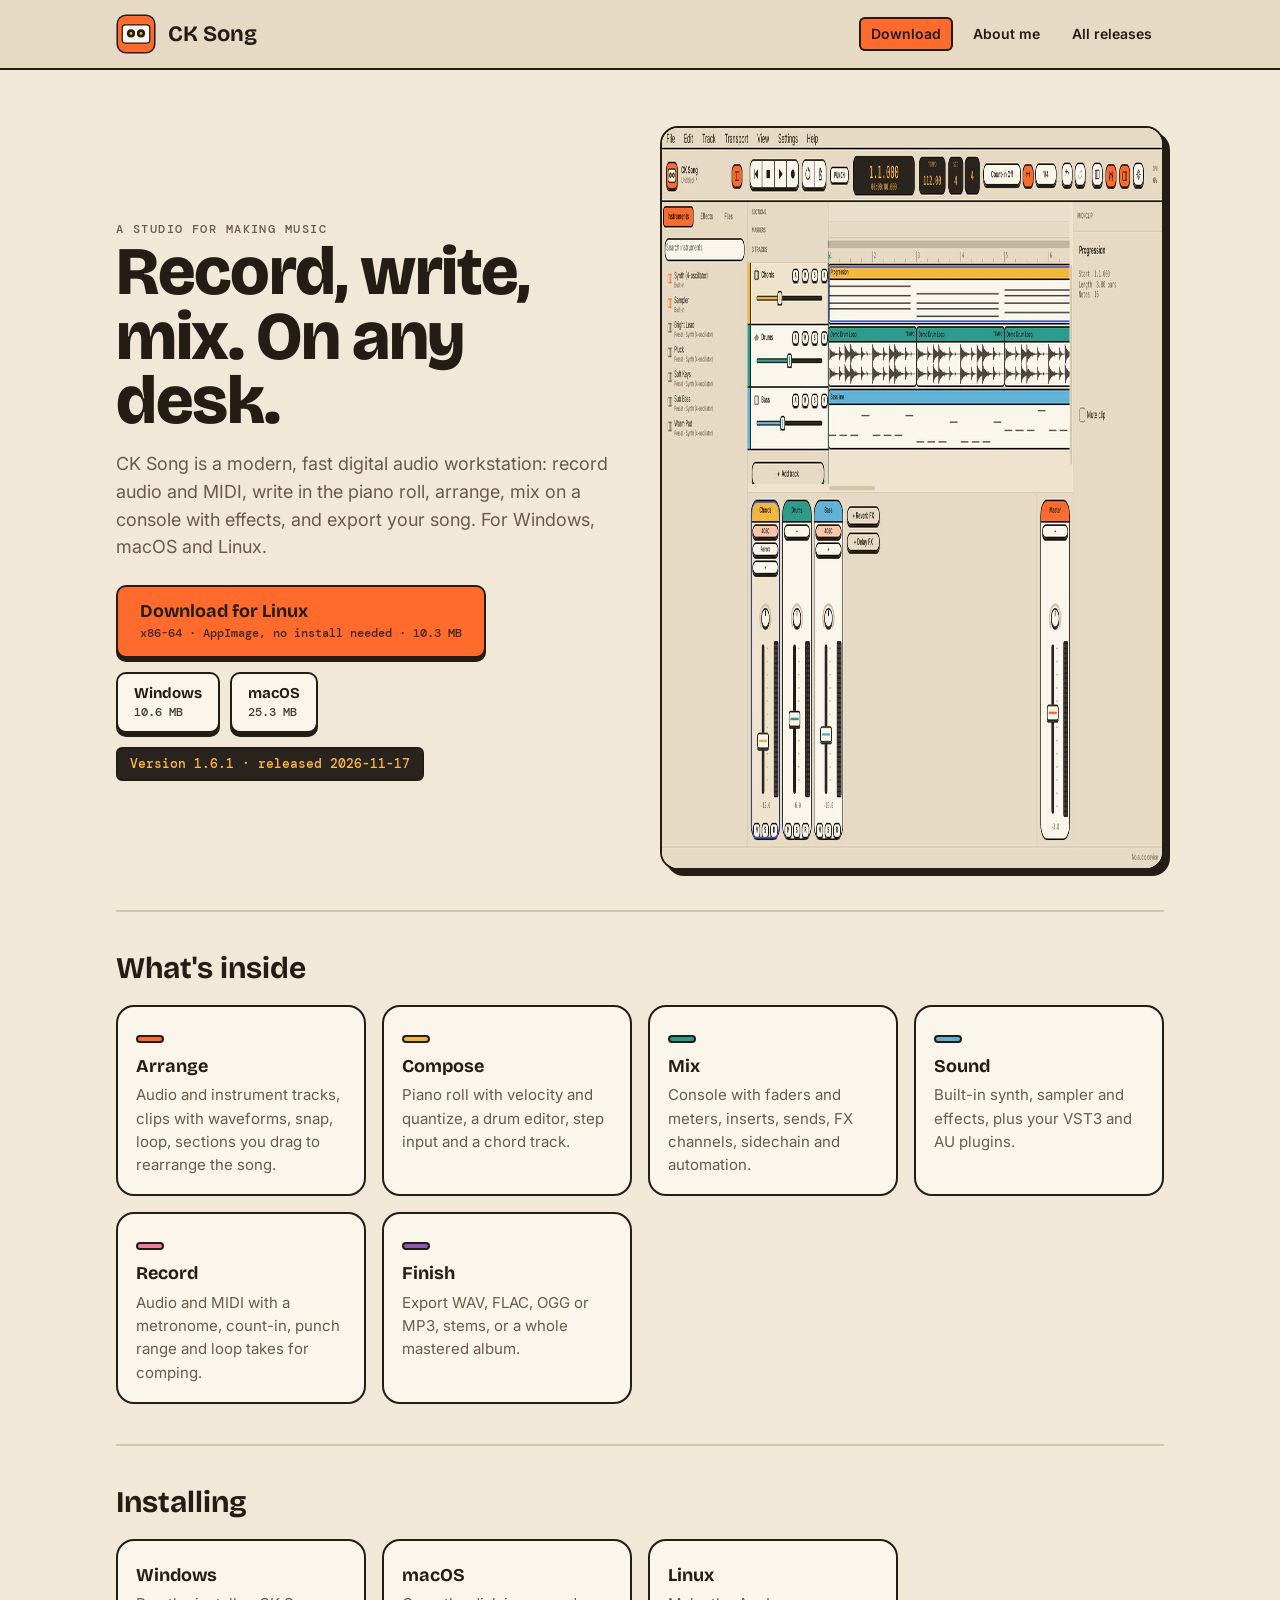
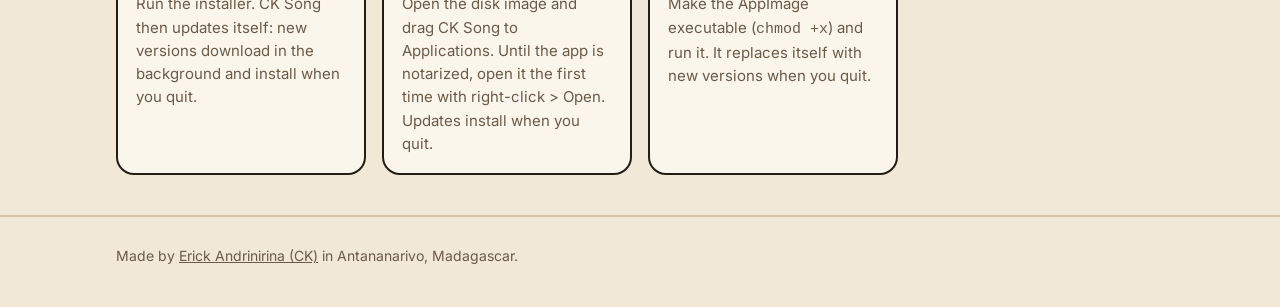
<file: index.html>
<!doctype html>
<html lang="en">
<head>
<title>CK Song · Download</title>
<meta name="description" content="CK Song is a modern, fast studio for making music: record, compose, arrange, mix and export on Windows, macOS and Linux.">
<meta charset="utf-8"><meta name="viewport" content="width=device-width, initial-scale=1"><link rel="preconnect" href="https://fonts.googleapis.com"><link rel="stylesheet" href="https://fonts.googleapis.com/css2?family=Bricolage+Grotesque:opsz,wght@12..96,700..800&family=DM+Mono:wght@500&family=Inter:wght@400;600&display=swap"><link rel="stylesheet" href="site.css"><link rel="icon" href="data:image/svg+xml,%3Csvg%20viewBox%3D%220%200%20256%20256%22%20xmlns%3D%22http%3A//www.w3.org/2000/svg%22%3E%3Crect%20x%3D%228%22%20y%3D%228%22%20width%3D%22240%22%20height%3D%22240%22%20rx%3D%2256%22%20fill%3D%22%23ff6b2c%22%20stroke%3D%22%23241d16%22%20stroke-width%3D%2210%22/%3E%3Crect%20x%3D%2240%22%20y%3D%2270%22%20width%3D%22176%22%20height%3D%22116%22%20rx%3D%2220%22%20fill%3D%22%23fbf6ec%22%20stroke%3D%22%23241d16%22%20stroke-width%3D%228%22/%3E%3Ccircle%20cx%3D%2296%22%20cy%3D%22124%22%20r%3D%2226%22%20fill%3D%22%23241d16%22/%3E%3Ccircle%20cx%3D%22160%22%20cy%3D%22124%22%20r%3D%2226%22%20fill%3D%22%23241d16%22/%3E%3Ccircle%20cx%3D%2296%22%20cy%3D%22124%22%20r%3D%229%22%20fill%3D%22%23f4b73a%22/%3E%3Ccircle%20cx%3D%22160%22%20cy%3D%22124%22%20r%3D%229%22%20fill%3D%22%23f4b73a%22/%3E%3C/svg%3E">
<script type="module" src="download.js"></script>
</head>
<body>
<header class="top"><div class="wrap">
  <a class="brand" href="./"><svg viewBox="0 0 256 256" aria-hidden="true"><rect x="8" y="8" width="240" height="240" rx="56" fill="#ff6b2c" stroke="#241d16" stroke-width="10"/><rect x="40" y="70" width="176" height="116" rx="20" fill="#fbf6ec" stroke="#241d16" stroke-width="8"/><circle cx="96" cy="124" r="26" fill="#241d16"/><circle cx="160" cy="124" r="26" fill="#241d16"/><circle cx="96" cy="124" r="9" fill="#f4b73a"/><circle cx="160" cy="124" r="9" fill="#f4b73a"/></svg> CK Song</a>
  <nav class="nav"><a href="./" aria-current="page">Download</a><a href="about.html">About me</a><a href="https://github.com/ckandrinirina/ck-song-releases/releases">All releases</a></nav>
</div></header>

<main class="wrap">
  <section class="hero">
    <div>
      <span class="label">A studio for making music</span>
      <h1>Record, write, mix. On any desk.</h1>
      <p>CK Song is a modern, fast digital audio workstation: record audio and MIDI, write in the piano roll, arrange, mix on a console with effects, and export your song. For Windows, macOS and Linux.</p>
      <div class="downloads">
        <a class="key key--primary" id="download-primary" href="https://github.com/ckandrinirina/ck-song-releases/releases/latest" hidden><span data-label>Download</span><small data-meta></small></a>
        <div class="others" id="download-others">
          <a class="key key--small" href="https://github.com/ckandrinirina/ck-song-releases/releases/latest"><span>Latest release</span><small>Windows · macOS · Linux</small></a>
        </div>
        <span class="lcd" id="download-version">Looking up the latest version…</span>
      </div>
    </div>
    <figure class="shot" style="margin:0">
      <img class="light" src="screenshot-daylight.jpg" width="1200" height="740" alt="CK Song in its Daylight theme: transport, tracks with tape-label clips, and the mixer">
      <img class="dark" src="screenshot-studio-night.jpg" width="1200" height="740" alt="CK Song in its Studio Night theme">
    </figure>
  </section>

  <section class="section">
    <h2>What's inside</h2>
    <div class="grid">
      <div class="card"><span class="tab" style="background:var(--orange)"></span><h3>Arrange</h3><p>Audio and instrument tracks, clips with waveforms, snap, loop, sections you drag to rearrange the song.</p></div>
      <div class="card"><span class="tab" style="background:var(--mustard)"></span><h3>Compose</h3><p>Piano roll with velocity and quantize, a drum editor, step input and a chord track.</p></div>
      <div class="card"><span class="tab" style="background:var(--teal)"></span><h3>Mix</h3><p>Console with faders and meters, inserts, sends, FX channels, sidechain and automation.</p></div>
      <div class="card"><span class="tab" style="background:#5fb3d9"></span><h3>Sound</h3><p>Built-in synth, sampler and effects, plus your VST3 and AU plugins.</p></div>
      <div class="card"><span class="tab" style="background:#f07fa6"></span><h3>Record</h3><p>Audio and MIDI with a metronome, count-in, punch range and loop takes for comping.</p></div>
      <div class="card"><span class="tab" style="background:#8e5bb5"></span><h3>Finish</h3><p>Export WAV, FLAC, OGG or MP3, stems, or a whole mastered album.</p></div>
    </div>
  </section>

  <section class="section">
    <h2>Installing</h2>
    <div class="grid">
      <div class="card"><h3>Windows</h3><p>Run the installer. CK Song then updates itself: new versions download in the background and install when you quit.</p></div>
      <div class="card"><h3>macOS</h3><p>Open the disk image and drag CK Song to Applications. Until the app is notarized, open it the first time with right-click &gt; Open. Updates install when you quit.</p></div>
      <div class="card"><h3>Linux</h3><p>Make the AppImage executable (<code>chmod +x</code>) and run it. It replaces itself with new versions when you quit.</p></div>
    </div>
  </section>
</main>

<footer><div class="wrap">Made by <a href="about.html">Erick Andrinirina (CK)</a> in Antananarivo, Madagascar.</div></footer>
</body>
</html>
</file>
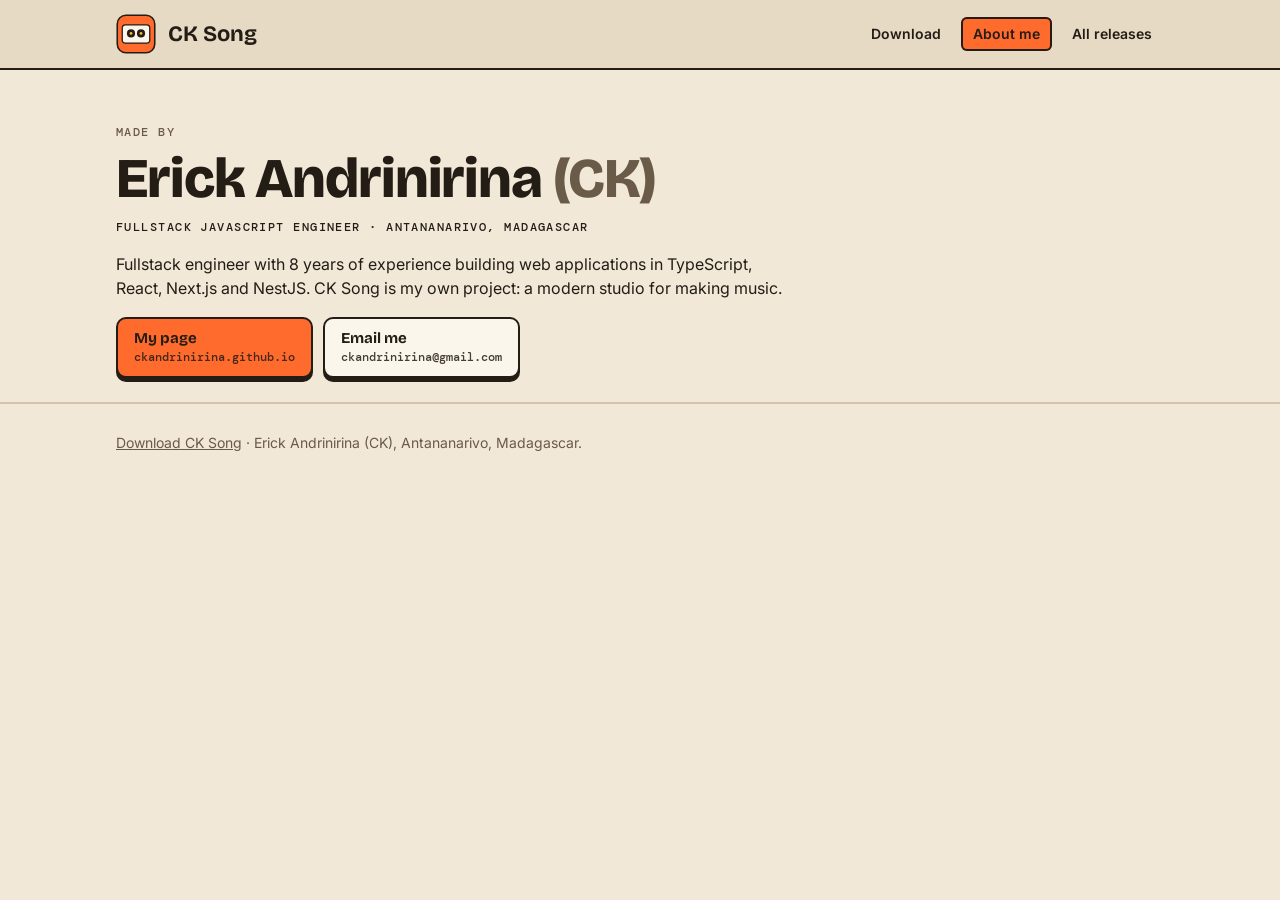
<file: about.html>
<!doctype html>
<html lang="en">
<head>
<title>CK Song · About me</title>
<meta name="description" content="Erick Andrinirina (CK), fullstack JavaScript engineer and maker of CK Song.">
<meta charset="utf-8"><meta name="viewport" content="width=device-width, initial-scale=1"><link rel="preconnect" href="https://fonts.googleapis.com"><link rel="stylesheet" href="https://fonts.googleapis.com/css2?family=Bricolage+Grotesque:opsz,wght@12..96,700..800&family=DM+Mono:wght@500&family=Inter:wght@400;600&display=swap"><link rel="stylesheet" href="site.css"><link rel="icon" href="data:image/svg+xml,%3Csvg%20viewBox%3D%220%200%20256%20256%22%20xmlns%3D%22http%3A//www.w3.org/2000/svg%22%3E%3Crect%20x%3D%228%22%20y%3D%228%22%20width%3D%22240%22%20height%3D%22240%22%20rx%3D%2256%22%20fill%3D%22%23ff6b2c%22%20stroke%3D%22%23241d16%22%20stroke-width%3D%2210%22/%3E%3Crect%20x%3D%2240%22%20y%3D%2270%22%20width%3D%22176%22%20height%3D%22116%22%20rx%3D%2220%22%20fill%3D%22%23fbf6ec%22%20stroke%3D%22%23241d16%22%20stroke-width%3D%228%22/%3E%3Ccircle%20cx%3D%2296%22%20cy%3D%22124%22%20r%3D%2226%22%20fill%3D%22%23241d16%22/%3E%3Ccircle%20cx%3D%22160%22%20cy%3D%22124%22%20r%3D%2226%22%20fill%3D%22%23241d16%22/%3E%3Ccircle%20cx%3D%2296%22%20cy%3D%22124%22%20r%3D%229%22%20fill%3D%22%23f4b73a%22/%3E%3Ccircle%20cx%3D%22160%22%20cy%3D%22124%22%20r%3D%229%22%20fill%3D%22%23f4b73a%22/%3E%3C/svg%3E">
</head>
<body>
<header class="top"><div class="wrap">
  <a class="brand" href="./"><svg viewBox="0 0 256 256" aria-hidden="true"><rect x="8" y="8" width="240" height="240" rx="56" fill="#ff6b2c" stroke="#241d16" stroke-width="10"/><rect x="40" y="70" width="176" height="116" rx="20" fill="#fbf6ec" stroke="#241d16" stroke-width="8"/><circle cx="96" cy="124" r="26" fill="#241d16"/><circle cx="160" cy="124" r="26" fill="#241d16"/><circle cx="96" cy="124" r="9" fill="#f4b73a"/><circle cx="160" cy="124" r="9" fill="#f4b73a"/></svg> CK Song</a>
  <nav class="nav"><a href="./">Download</a><a href="about.html" aria-current="page">About me</a><a href="https://github.com/ckandrinirina/ck-song-releases/releases">All releases</a></nav>
</div></header>

<main class="wrap">
  <section class="profile" style="grid-template-columns: minmax(0, 1fr)">
    <div style="max-width: 680px">
      <span class="label">Made by</span>
      <h1>Erick Andrinirina <span style="color:var(--ink-muted)">(CK)</span></h1>
      <p class="label" style="color:var(--ink)">Fullstack JavaScript Engineer · Antananarivo, Madagascar</p>
      <p>Fullstack engineer with 8 years of experience building web applications in TypeScript, React, Next.js and NestJS. CK Song is my own project: a modern studio for making music.</p>
      <div class="contact">
        <a class="key key--small key--primary" href="https://ckandrinirina.github.io/"><span>My page</span><small>ckandrinirina.github.io</small></a>
        <a class="key key--small" href="mailto:ckandrinirina@gmail.com"><span>Email me</span><small>ckandrinirina@gmail.com</small></a>
      </div>
    </div>
  </section>
</main>

<footer><div class="wrap"><a href="./">Download CK Song</a> · Erick Andrinirina (CK), Antananarivo, Madagascar.</div></footer>
</body>
</html>
</file>
<file: site.css>
/* CK Song Analog (docs/design-system): flat colour, 2px outlines, hard offset shadows. */
:root {
  --chassis: #f1e8d8; --panel: #e6dac4; --face: #fbf6ec; --face-pressed: #efe3cd; --well: #2a241e;
  --ink: #241d16; --ink-muted: #6a5a48; --ink-on-color: #241d16; --line: #241d16; --line-soft: #d3c4aa;
  --key-shadow: #241d16; --orange: #ff6b2c; --mustard: #f4b73a; --teal: #2a9d8f; --cobalt: #3b5bdb;
  --lcd-ink: #ffb547;
  --radius-sm: 6px; --radius-md: 10px; --radius-lg: 18px;
  --font-display: "Bricolage Grotesque", Inter, system-ui, sans-serif;
  --font-sans: Inter, system-ui, -apple-system, "Segoe UI", sans-serif;
  --font-mono: "DM Mono", ui-monospace, Menlo, Consolas, monospace;
  color-scheme: light dark;
}
@media (prefers-color-scheme: dark) {
  :root {
    --chassis: #1c1814; --panel: #26211b; --face: #322b24; --face-pressed: #2a241e; --well: #110e0b;
    --ink: #f4ecdd; --ink-muted: #b9aa94; --line: #8a7a63; --line-soft: #3d352c; --key-shadow: #0b0908;
    --orange: #ff7a3d; --teal: #33ad9e; --cobalt: #6d8cff;
  }
}

* { box-sizing: border-box; }
[hidden] { display: none !important; }
html, body { margin: 0; background: var(--chassis); color: var(--ink); font: 400 16px/1.55 var(--font-sans); }
a { color: inherit; }
a:focus-visible, .key:focus-visible { outline: 3px solid var(--cobalt); outline-offset: 3px; }
img { max-width: 100%; display: block; }

.wrap { max-width: 1080px; margin: 0 auto; padding: 0 16px; }
.label { font: 500 12px/1.4 var(--font-mono); letter-spacing: .12em; text-transform: uppercase; color: var(--ink-muted); }

/* Top bar */
.top { background: var(--panel); border-bottom: 2px solid var(--line); }
.top .wrap { display: flex; align-items: center; justify-content: space-between; gap: 16px; min-height: 68px; flex-wrap: wrap; }
.brand { display: flex; align-items: center; gap: 12px; text-decoration: none; font: 700 22px/1 var(--font-display); }
.brand svg { width: 40px; height: 40px; flex: none; }
.nav { display: flex; gap: 8px; flex-wrap: wrap; }
.nav a { text-decoration: none; font-weight: 600; font-size: 14px; padding: 6px 12px; border-radius: var(--radius-sm); }
.nav a[aria-current="page"] { background: var(--orange); color: var(--ink-on-color); box-shadow: inset 0 0 0 2px var(--line); }

/* Keycaps */
.key { display: inline-flex; flex-direction: column; align-items: flex-start; gap: 2px; text-decoration: none;
  padding: 14px 22px; border: 2px solid var(--line); border-radius: var(--radius-md); background: var(--face);
  color: var(--ink); box-shadow: 0 4px 0 0 var(--key-shadow); transition: transform 60ms, box-shadow 60ms; }
.key:hover { background: var(--face-pressed); }
.key:active { transform: translateY(3px); box-shadow: 0 1px 0 0 var(--key-shadow); }
.key--primary { background: var(--orange); color: var(--ink-on-color); }
.key--primary:hover { background: var(--orange); filter: brightness(1.05); }
.key span { font: 700 18px/1.2 var(--font-display); }
.key small { font: 500 12px/1.4 var(--font-mono); opacity: .85; }
.key--small { padding: 10px 16px; }
.key--small span { font-size: 15px; }

/* Hero */
.hero { padding: 56px 0 40px; display: grid; grid-template-columns: minmax(0, 1fr) minmax(0, 1fr); gap: 40px; align-items: center; }
.hero h1 { font: 800 clamp(40px, 7vw, 68px)/0.95 var(--font-display); letter-spacing: -0.02em; margin: 0 0 16px; }
.hero p { font-size: 18px; margin: 0 0 24px; color: var(--ink-muted); max-width: 34em; }
.downloads { display: flex; flex-direction: column; align-items: flex-start; gap: 14px; }
.others { display: flex; gap: 10px; flex-wrap: wrap; }
.lcd { display: inline-block; background: var(--well); color: var(--lcd-ink); font: 500 13px/1.4 var(--font-mono);
  padding: 6px 12px; border-radius: var(--radius-sm); border: 2px solid var(--line); }
.shot { border: 2px solid var(--line); border-radius: var(--radius-lg); overflow: hidden; box-shadow: 6px 6px 0 0 var(--key-shadow); background: var(--face); }
.shot img.dark { display: none; }
@media (prefers-color-scheme: dark) { .shot img.light { display: none; } .shot img.dark { display: block; } }

/* Feature grid */
.section { padding: 40px 0; border-top: 2px solid var(--line-soft); }
.section h2 { font: 700 30px/1.1 var(--font-display); margin: 0 0 20px; }
.grid { display: grid; grid-template-columns: repeat(auto-fill, minmax(230px, 1fr)); gap: 16px; }
.card { background: var(--face); border: 2px solid var(--line); border-radius: var(--radius-lg); padding: 18px; }
.card h3 { margin: 6px 0 6px; font: 700 18px/1.2 var(--font-display); }
.card p { margin: 0; color: var(--ink-muted); font-size: 15px; }
.tab { display: inline-block; width: 28px; height: 8px; border-radius: 4px; border: 2px solid var(--line); }

/* About */
.profile { display: grid; grid-template-columns: minmax(0, 2fr) minmax(0, 1fr); gap: 24px; padding: 48px 0 24px; }
.profile h1 { font: 800 clamp(36px, 6vw, 56px)/1 var(--font-display); margin: 8px 0; letter-spacing: -0.02em; }
.role { display: grid; gap: 4px; padding: 16px 0; border-bottom: 2px solid var(--line-soft); }
.role:last-child { border-bottom: 0; }
.role header { display: flex; justify-content: space-between; gap: 12px; flex-wrap: wrap; align-items: baseline; }
.role h3 { margin: 0; font: 700 18px/1.3 var(--font-display); }
.role ul { margin: 6px 0 0; padding-left: 18px; color: var(--ink-muted); }
.stack { font: 500 13px/1.6 var(--font-mono); color: var(--ink-muted); }
.contact { display: flex; gap: 10px; flex-wrap: wrap; margin-top: 16px; }

footer { padding: 28px 0 40px; color: var(--ink-muted); font-size: 14px; border-top: 2px solid var(--line-soft); }

@media (max-width: 760px) {
  .hero, .profile { grid-template-columns: minmax(0, 1fr); }
  .hero { padding-top: 32px; }
}
</file>
